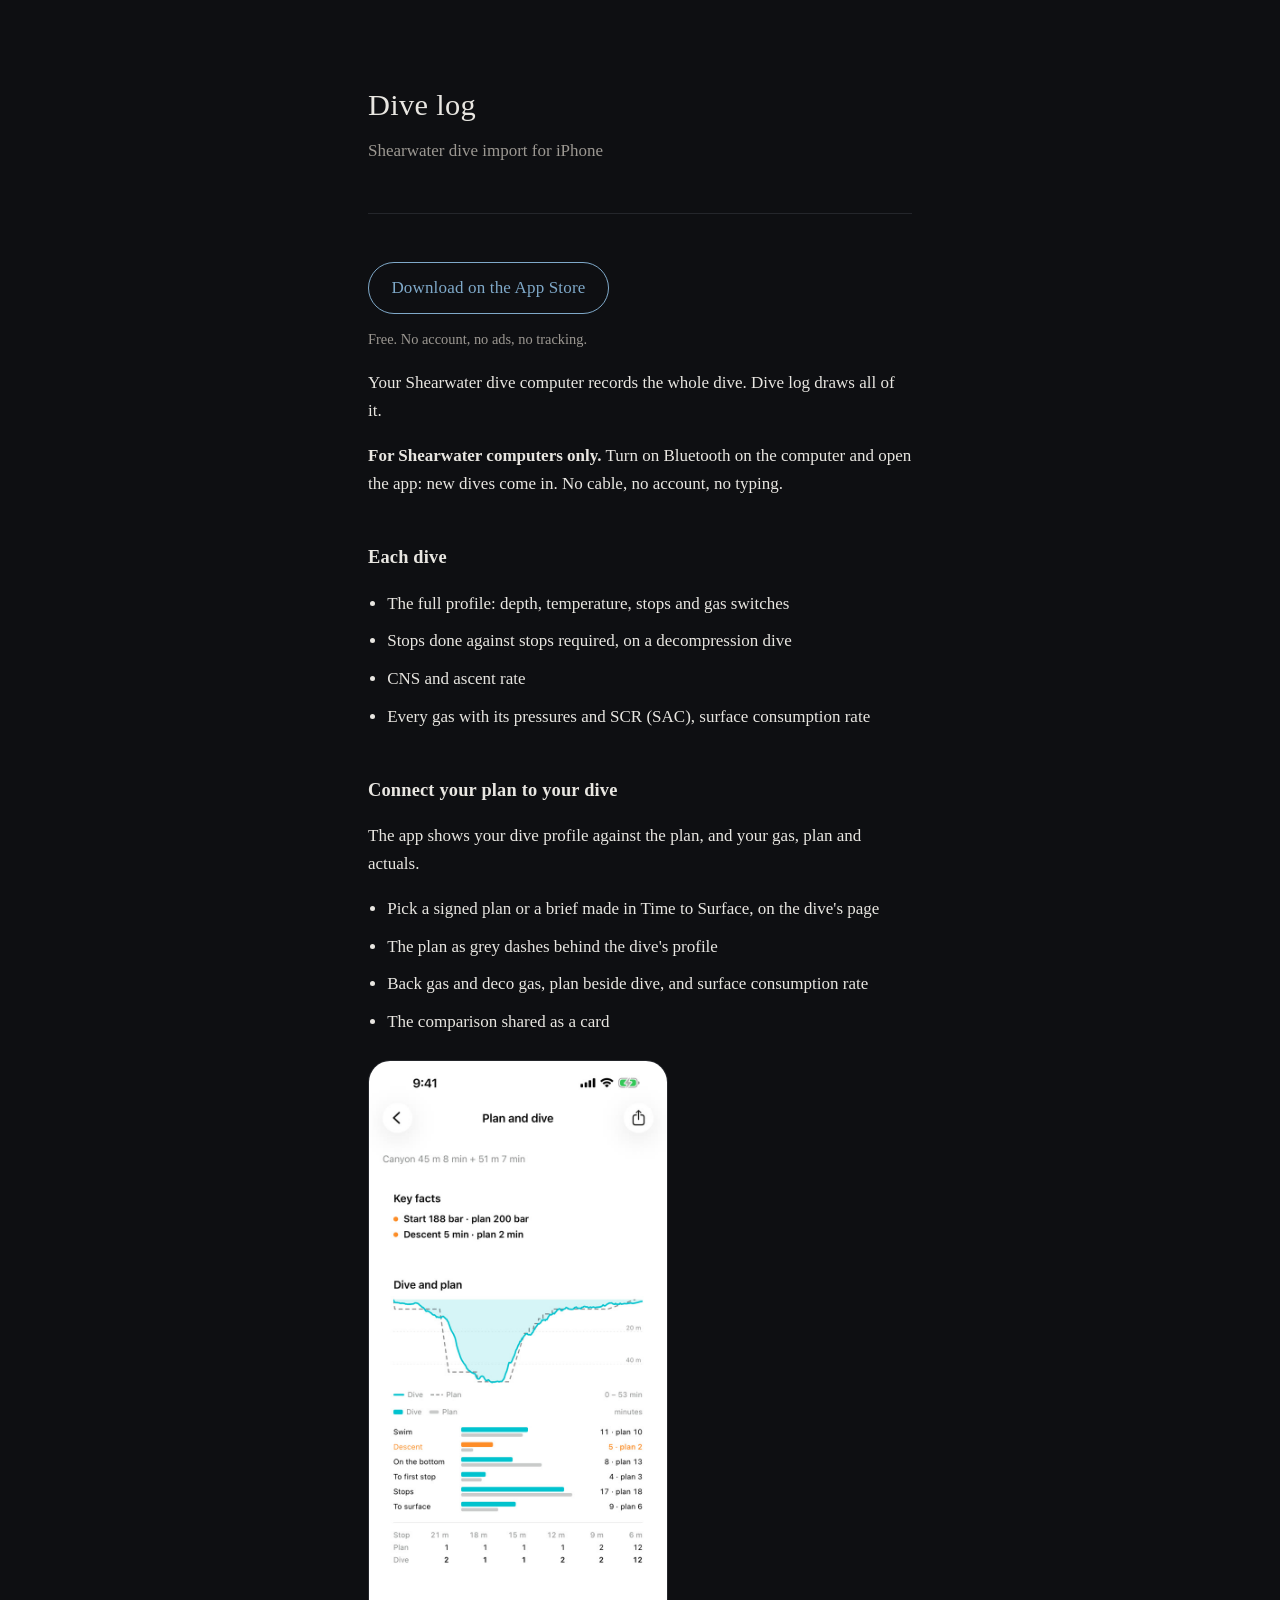
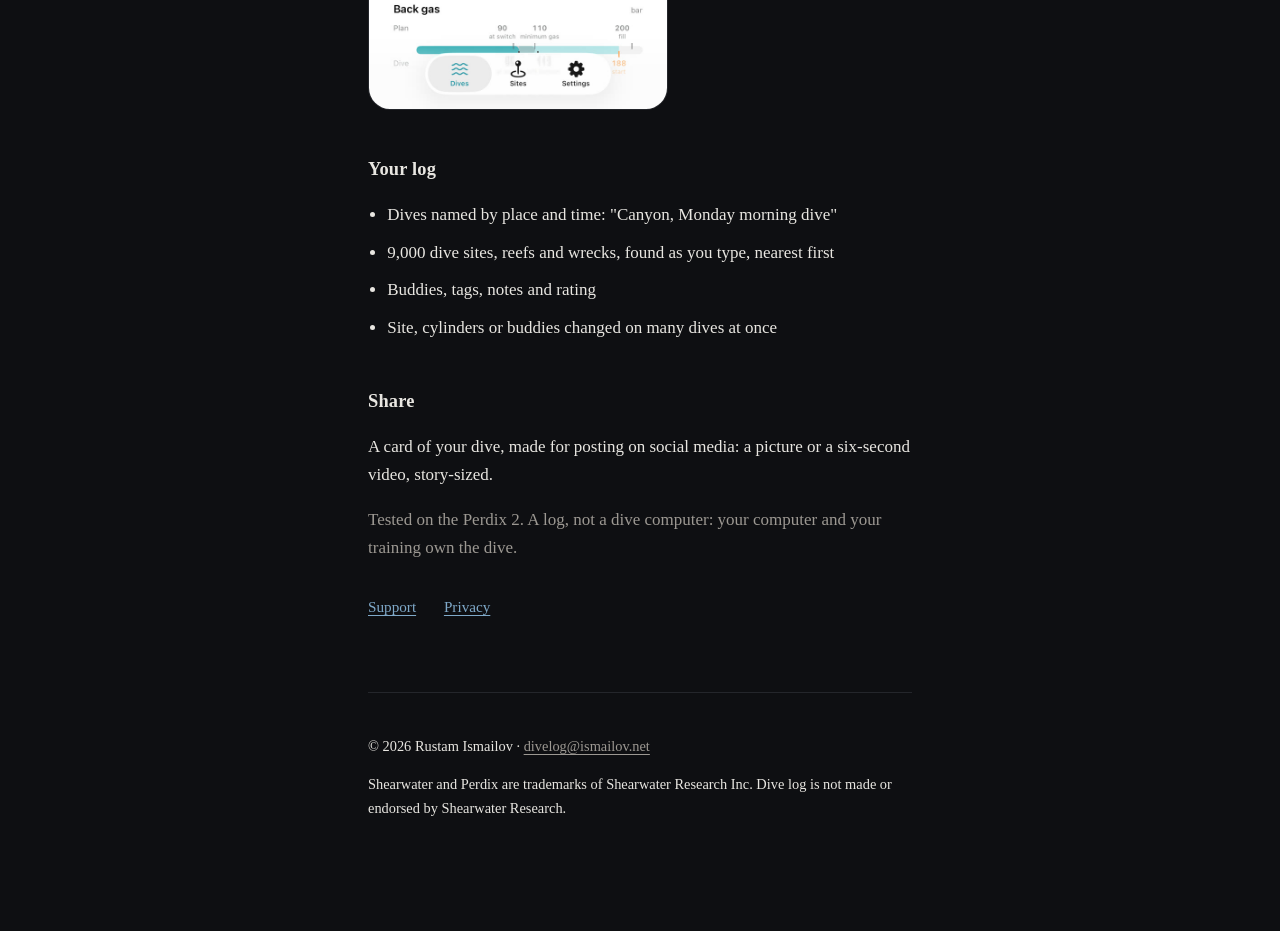
<file: index.html>
<!DOCTYPE html>
<html lang="en">
<head>
<meta charset="utf-8">
<meta name="viewport" content="width=device-width, initial-scale=1">
<title>Dive log — Shearwater dive import for iPhone</title>
<meta name="description" content="Every dive from your Shearwater, drawn in full: depth, temperature, stops, gas switches and time to surface. Free dive log for iPhone, Shearwater computers only.">
<link rel="canonical" href="https://diver.today/divelog-site/">
<meta name="apple-itunes-app" content="app-id=6822452235">

<meta property="og:type" content="website">
<meta property="og:title" content="Dive log — Shearwater dive import for iPhone">
<meta property="og:description" content="Every dive from your Shearwater, drawn in full. Free, private, no account.">
<meta property="og:url" content="https://diver.today/divelog-site/">
<meta property="og:site_name" content="Dive log">
<meta name="twitter:card" content="summary">

<link rel="stylesheet" href="style.css?v=20261119">
<script type="application/ld+json">
{
  "@context": "https://schema.org",
  "@type": "SoftwareApplication",
  "name": "Dive log",
  "operatingSystem": "iOS",
  "applicationCategory": "SportsApplication",
  "url": "https://diver.today/divelog-site/",
  "description": "Imports dives from Shearwater dive computers over Bluetooth and draws them in full.",
  "offers": { "@type": "Offer", "price": "0", "priceCurrency": "USD" },
  "author": { "@type": "Person", "name": "Rustam Ismailov" }
}
</script>
</head>
<body>
<main>

<header>
  <h1>Dive log</h1>
  <p>Shearwater dive import for iPhone</p>
</header>

<p class="cta">
  <a href="https://apps.apple.com/app/id6822452235">Download on the App Store</a>
</p>
<p class="cta-note">Free. No account, no ads, no tracking.</p>

<p>Your Shearwater dive computer records the whole dive. Dive log draws all of it.</p>

<p><strong>For Shearwater computers only.</strong> Turn on Bluetooth on the computer and
open the app: new dives come in. No cable, no account, no typing.</p>

<h2>Each dive</h2>
<ul>
  <li>The full profile: depth, temperature, stops and gas switches</li>
  <li>Stops done against stops required, on a decompression dive</li>
  <li>CNS and ascent rate</li>
  <li>Every gas with its pressures and SCR (SAC), surface consumption rate</li>
</ul>

<h2>Connect your plan to your dive</h2>
<p>The app shows your dive profile against the plan, and your gas, plan and actuals.</p>
<ul>
  <li>Pick a signed plan or a brief made in Time to Surface, on the dive's page</li>
  <li>The plan as grey dashes behind the dive's profile</li>
  <li>Back gas and deco gas, plan beside dive, and surface consumption rate</li>
  <li>The comparison shared as a card</li>
</ul>
<img class="shot" src="plan-and-dive.jpg" alt="Dive log: a dive's profile against the plan" width="660" height="1434" loading="lazy">

<h2>Your log</h2>
<ul>
  <li>Dives named by place and time: "Canyon, Monday morning dive"</li>
  <li>9,000 dive sites, reefs and wrecks, found as you type, nearest first</li>
  <li>Buddies, tags, notes and rating</li>
  <li>Site, cylinders or buddies changed on many dives at once</li>
</ul>

<h2>Share</h2>
<p>A card of your dive, made for posting on social media: a picture or a six-second video,
story-sized.</p>

<p class="dim">Tested on the Perdix 2. A log, not a dive computer: your computer and your
training own the dive.</p>

<nav>
  <a href="support.html">Support</a>
  <a href="privacy.html">Privacy</a>
</nav>

<footer>
  <p>&copy; 2026 Rustam Ismailov &middot; <a href="mailto:divelog@ismailov.net">divelog@ismailov.net</a></p>
  <p>Shearwater and Perdix are trademarks of Shearwater Research Inc. Dive log is not made or
  endorsed by Shearwater Research.</p>
</footer>

</main>
</body>
</html>
</file>
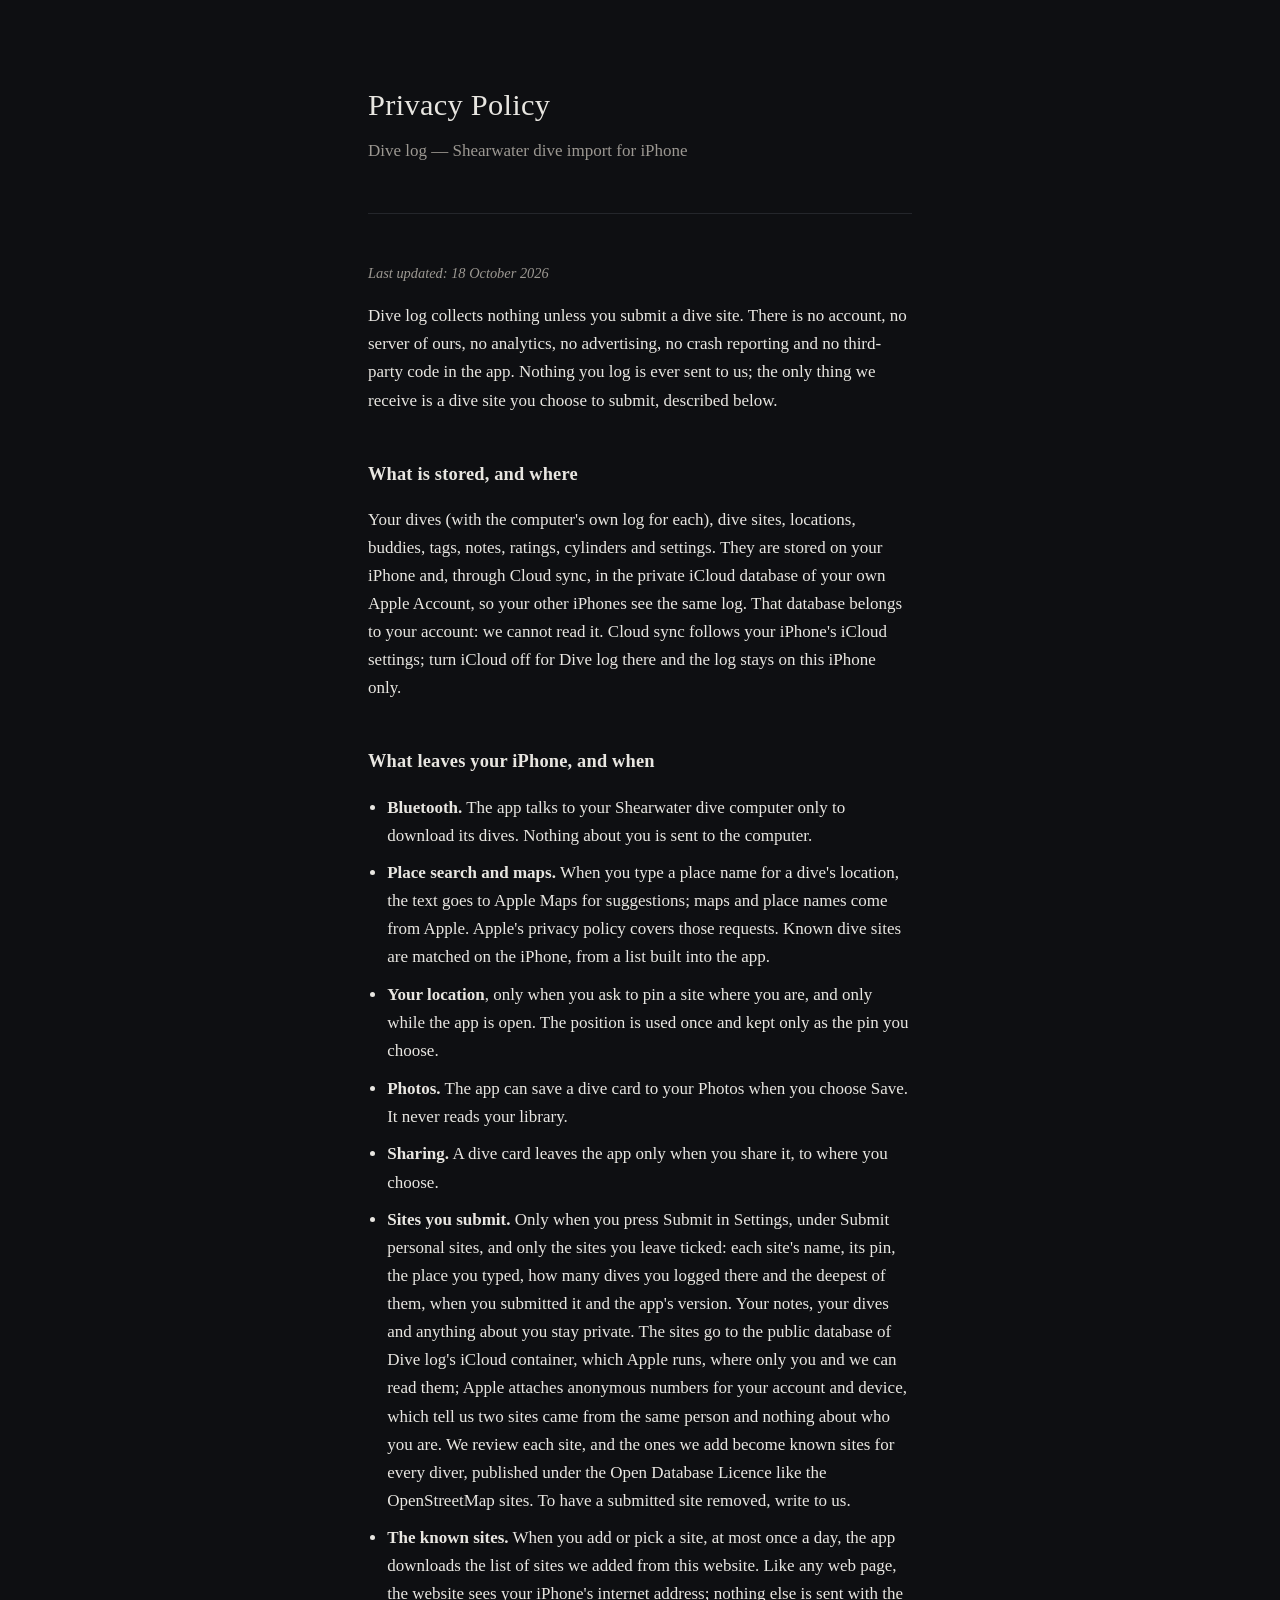
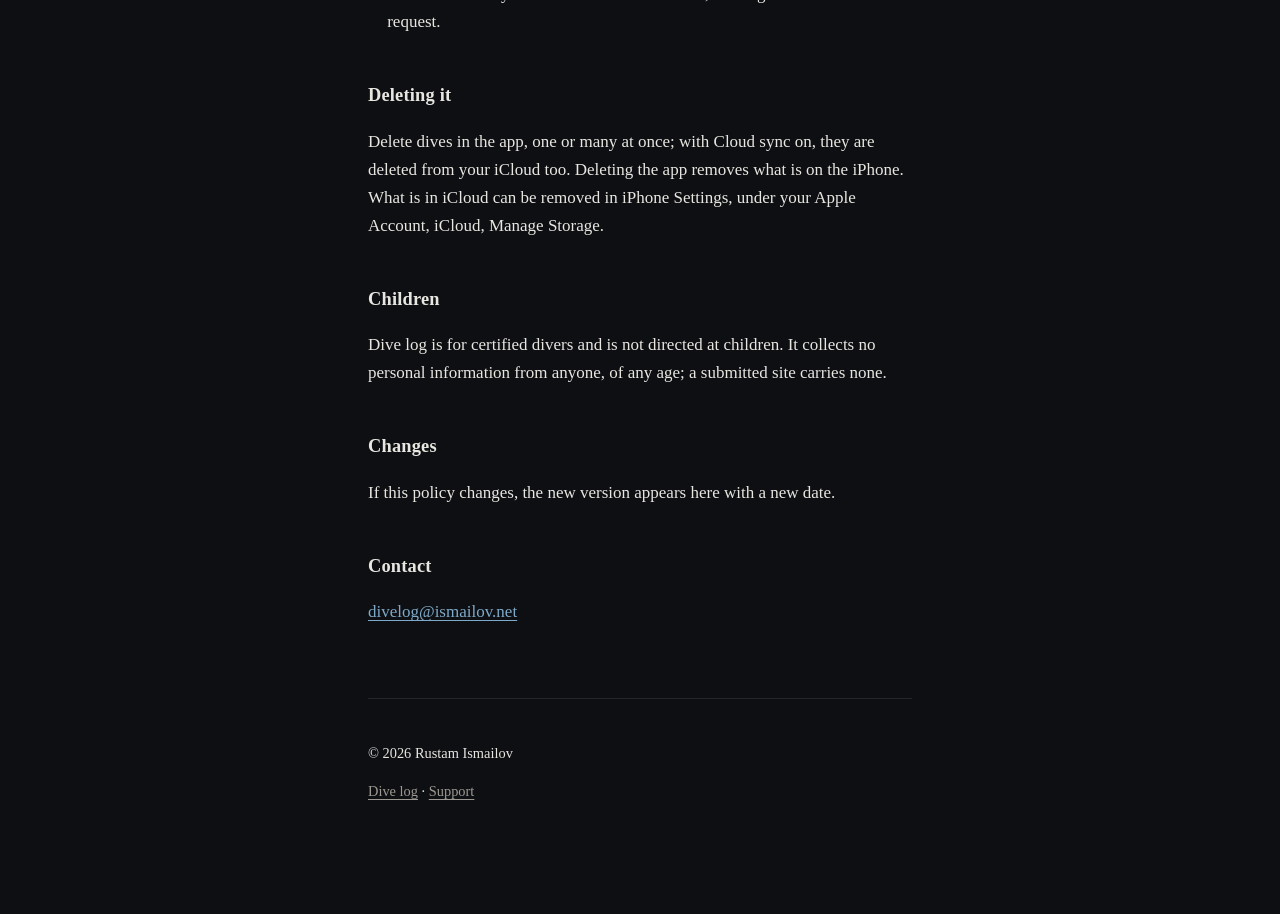
<file: privacy.html>
<!DOCTYPE html>
<html lang="en">
<head>
<meta charset="utf-8">
<meta name="viewport" content="width=device-width, initial-scale=1">
<title>Privacy Policy — Dive log</title>
<meta name="description" content="Dive log collects nothing. Your log stays on your iPhone and in your own iCloud.">
<link rel="canonical" href="https://diver.today/divelog-site/privacy.html">
<meta name="apple-itunes-app" content="app-id=6822452235">
<link rel="stylesheet" href="style.css">
</head>
<body>
<main>

<header>
  <h1>Privacy Policy</h1>
  <p>Dive log — Shearwater dive import for iPhone</p>
</header>

<p class="updated">Last updated: 18 October 2026</p>

<p>Dive log collects nothing unless you submit a dive site. There is no account, no server of
ours, no analytics, no advertising, no crash reporting and no third-party code in the app.
Nothing you log is ever sent to us; the only thing we receive is a dive site you choose to
submit, described below.</p>

<h2>What is stored, and where</h2>

<p>Your dives (with the computer's own log for each), dive sites, locations, buddies, tags,
notes, ratings, cylinders and settings. They are stored on your iPhone and, through Cloud
sync, in the private iCloud database of your own Apple Account, so your other iPhones see
the same log. That database belongs to your account: we cannot read it. Cloud sync follows
your iPhone's iCloud settings; turn iCloud off for Dive log there and the log stays on this
iPhone only.</p>

<h2>What leaves your iPhone, and when</h2>

<ul>
  <li><strong>Bluetooth.</strong> The app talks to your Shearwater dive computer only to
  download its dives. Nothing about you is sent to the computer.</li>
  <li><strong>Place search and maps.</strong> When you type a place name for a dive's
  location, the text goes to Apple Maps for suggestions; maps and place names come from
  Apple. Apple's privacy policy covers those requests. Known dive sites are matched on the
  iPhone, from a list built into the app.</li>
  <li><strong>Your location</strong>, only when you ask to pin a site where you are, and only
  while the app is open. The position is used once and kept only as the pin you choose.</li>
  <li><strong>Photos.</strong> The app can save a dive card to your Photos when you choose
  Save. It never reads your library.</li>
  <li><strong>Sharing.</strong> A dive card leaves the app only when you share it, to where
  you choose.</li>
  <li><strong>Sites you submit.</strong> Only when you press Submit in Settings, under Submit
  personal sites, and only the sites you leave ticked: each site's name, its pin, the place
  you typed, how many dives you logged there and the deepest of them, when you submitted it and
  the app's version. Your notes, your dives and anything about you stay private. The sites go
  to the public database of Dive log's iCloud container, which Apple runs, where only you and
  we can read them; Apple attaches anonymous numbers for your account and device, which tell
  us two sites came from the same person and nothing about who you are. We
  review each site, and the ones we add become known sites for every diver, published under
  the Open Database Licence like the OpenStreetMap sites. To have a submitted site removed,
  write to us.</li>
  <li><strong>The known sites.</strong> When you add or pick a site, at most once a day, the app downloads the
  list of sites we added from this website. Like any web page, the website sees your iPhone's internet address;
  nothing else is sent with the request.</li>
</ul>

<h2>Deleting it</h2>

<p>Delete dives in the app, one or many at once; with Cloud sync on, they are deleted from
your iCloud too. Deleting the app removes what is on the iPhone. What is in iCloud can be
removed in iPhone Settings, under your Apple Account, iCloud, Manage Storage.</p>

<h2>Children</h2>

<p>Dive log is for certified divers and is not directed at children. It collects no
personal information from anyone, of any age; a submitted site carries none.</p>

<h2>Changes</h2>

<p>If this policy changes, the new version appears here with a new date.</p>

<h2>Contact</h2>

<p><a href="mailto:divelog@ismailov.net">divelog@ismailov.net</a></p>

<footer>
  <p>&copy; 2026 Rustam Ismailov</p>
  <p><a href="index.html">Dive log</a> &middot; <a href="support.html">Support</a></p>
</footer>

</main>
</body>
</html>
</file>
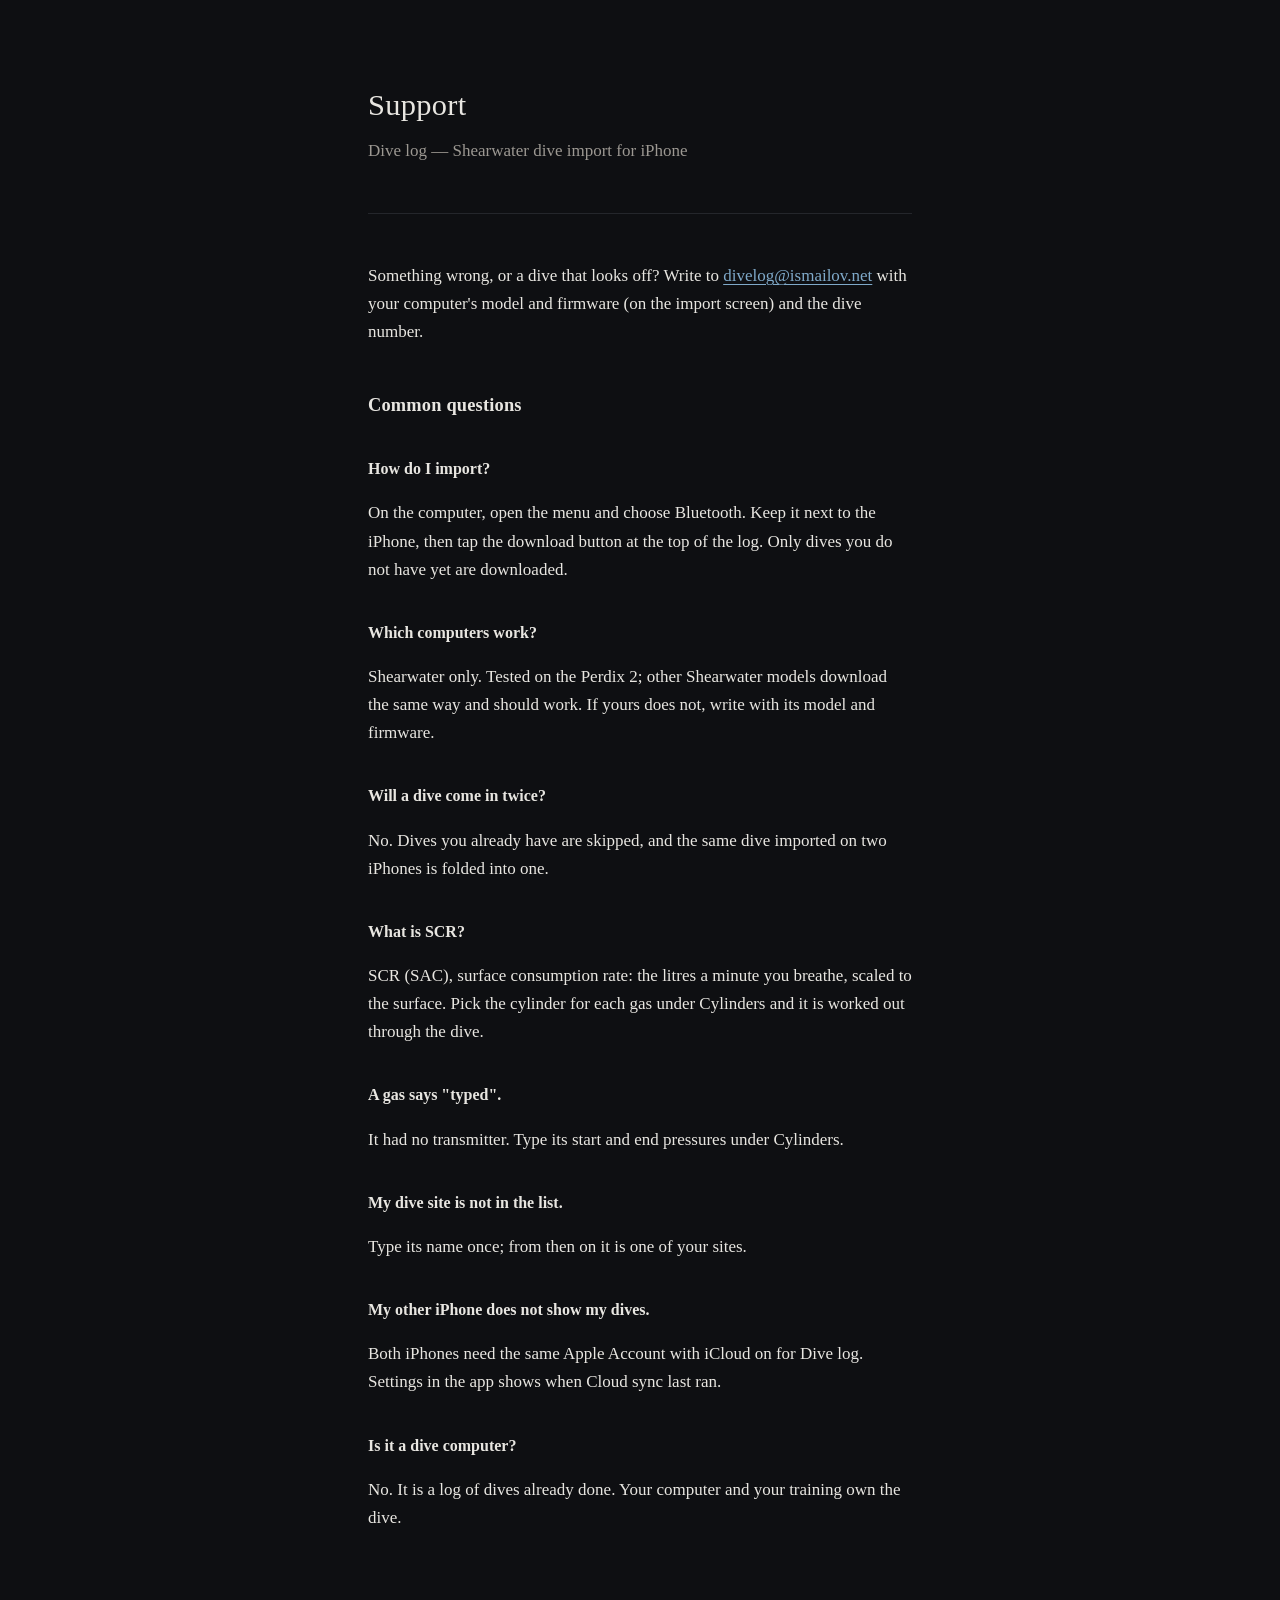
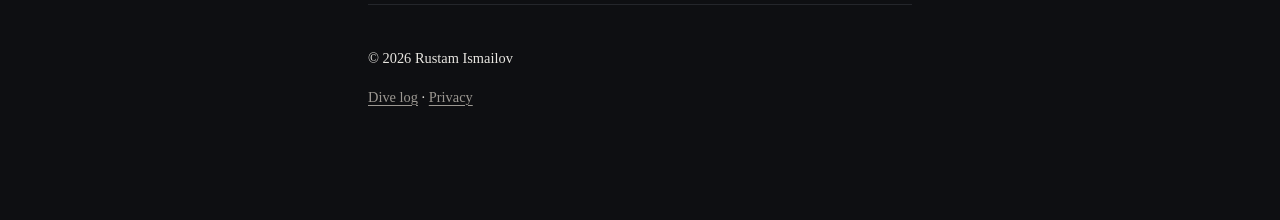
<file: support.html>
<!DOCTYPE html>
<html lang="en">
<head>
<meta charset="utf-8">
<meta name="viewport" content="width=device-width, initial-scale=1">
<title>Support — Dive log</title>
<meta name="description" content="Help and contact for Dive log, the Shearwater dive log for iPhone.">
<link rel="canonical" href="https://diver.today/divelog-site/support.html">
<meta name="apple-itunes-app" content="app-id=6822452235">
<link rel="stylesheet" href="style.css">
</head>
<body>
<main>

<header>
  <h1>Support</h1>
  <p>Dive log — Shearwater dive import for iPhone</p>
</header>

<p>Something wrong, or a dive that looks off? Write to
<a href="mailto:divelog@ismailov.net">divelog@ismailov.net</a> with your computer's model and
firmware (on the import screen) and the dive number.</p>

<h2>Common questions</h2>

<h3>How do I import?</h3>
<p>On the computer, open the menu and choose Bluetooth. Keep it next to the iPhone, then tap
the download button at the top of the log. Only dives you do not have yet are downloaded.</p>

<h3>Which computers work?</h3>
<p>Shearwater only. Tested on the Perdix 2; other Shearwater models download the same way
and should work. If yours does not, write with its model and firmware.</p>

<h3>Will a dive come in twice?</h3>
<p>No. Dives you already have are skipped, and the same dive imported on two iPhones is
folded into one.</p>

<h3>What is SCR?</h3>
<p>SCR (SAC), surface consumption rate: the litres a minute you breathe, scaled to the
surface. Pick the cylinder for each gas under Cylinders and it is worked out through the
dive.</p>

<h3>A gas says "typed".</h3>
<p>It had no transmitter. Type its start and end pressures under Cylinders.</p>

<h3>My dive site is not in the list.</h3>
<p>Type its name once; from then on it is one of your sites.</p>

<h3>My other iPhone does not show my dives.</h3>
<p>Both iPhones need the same Apple Account with iCloud on for Dive log. Settings in the app
shows when Cloud sync last ran.</p>

<h3>Is it a dive computer?</h3>
<p>No. It is a log of dives already done. Your computer and your training own the dive.</p>

<footer>
  <p>&copy; 2026 Rustam Ismailov</p>
  <p><a href="index.html">Dive log</a> &middot; <a href="privacy.html">Privacy</a></p>
</footer>

</main>
</body>
</html>
</file>
<file: style.css>
/* Four & Six — the smallest site that satisfies Apple and doesn't embarrass the app. */

:root {
  --ink: #e8e6e1;
  --ink-dim: #9c9892;
  --bg: #0e0f12;
  --rule: #24262b;
  --accent: #7fa9c9;
}

* { box-sizing: border-box; }

html {
  -webkit-text-size-adjust: 100%;
}

body {
  margin: 0;
  padding: 0 1.5rem 6rem;
  background: var(--bg);
  color: var(--ink);
  font: 400 17px/1.65 ui-serif, "Iowan Old Style", "Palatino Linotype", Palatino, Georgia, serif;
  -webkit-font-smoothing: antialiased;
}

main {
  max-width: 34rem;
  margin: 0 auto;
}

header {
  padding: 5rem 0 3rem;
  border-bottom: 1px solid var(--rule);
  margin-bottom: 3rem;
}

header p {
  color: var(--ink-dim);
  margin: 0.4rem 0 0;
}

h1 {
  font-size: 1.9rem;
  font-weight: 400;
  letter-spacing: 0.01em;
  margin: 0;
}

h2 {
  font-size: 1.15rem;
  font-weight: 600;
  margin: 2.75rem 0 0.75rem;
  letter-spacing: 0.01em;
}

p, li { color: var(--ink); }

a {
  color: var(--accent);
  text-decoration-thickness: 1px;
  text-underline-offset: 3px;
}

a:hover { color: var(--ink); }

ul { padding-left: 1.2rem; }
li { margin-bottom: 0.6rem; }

.dim { color: var(--ink-dim); }

.updated {
  color: var(--ink-dim);
  font-size: 0.9rem;
  font-style: italic;
}

/* The one thing on the page that is asking for something. Quiet, but unmissable. */
.cta {
  margin: 2.75rem 0 0;
}

.cta a {
  display: inline-block;
  padding: 0.7rem 1.4rem;
  border: 1px solid var(--accent);
  border-radius: 999px;
  color: var(--accent);
  text-decoration: none;
  letter-spacing: 0.01em;
}

.cta a:hover {
  background: var(--accent);
  color: var(--bg);
}

.cta-note {
  margin: 0.9rem 0 0;
  color: var(--ink-dim);
  font-size: 0.9rem;
}

nav {
  margin-top: 2rem;
  font-size: 0.95rem;
}

nav a { margin-right: 1.5rem; }

footer {
  margin-top: 4.5rem;
  padding-top: 1.75rem;
  border-top: 1px solid var(--rule);
  color: var(--ink-dim);
  font-size: 0.9rem;
}

footer a { color: var(--ink-dim); }

hr {
  border: 0;
  border-top: 1px solid var(--rule);
  margin: 3rem 0;
}

h3 {
  font-size: 1rem;
  font-weight: 600;
  margin: 2.25rem 0 0.6rem;
}

/* A still of one screen. */
.shot {
  display: block;
  width: 100%;
  max-width: 300px;
  height: auto;
  margin: 1.5rem 0 0;
  border: 1px solid var(--rule);
  border-radius: 22px;
}
</file>
